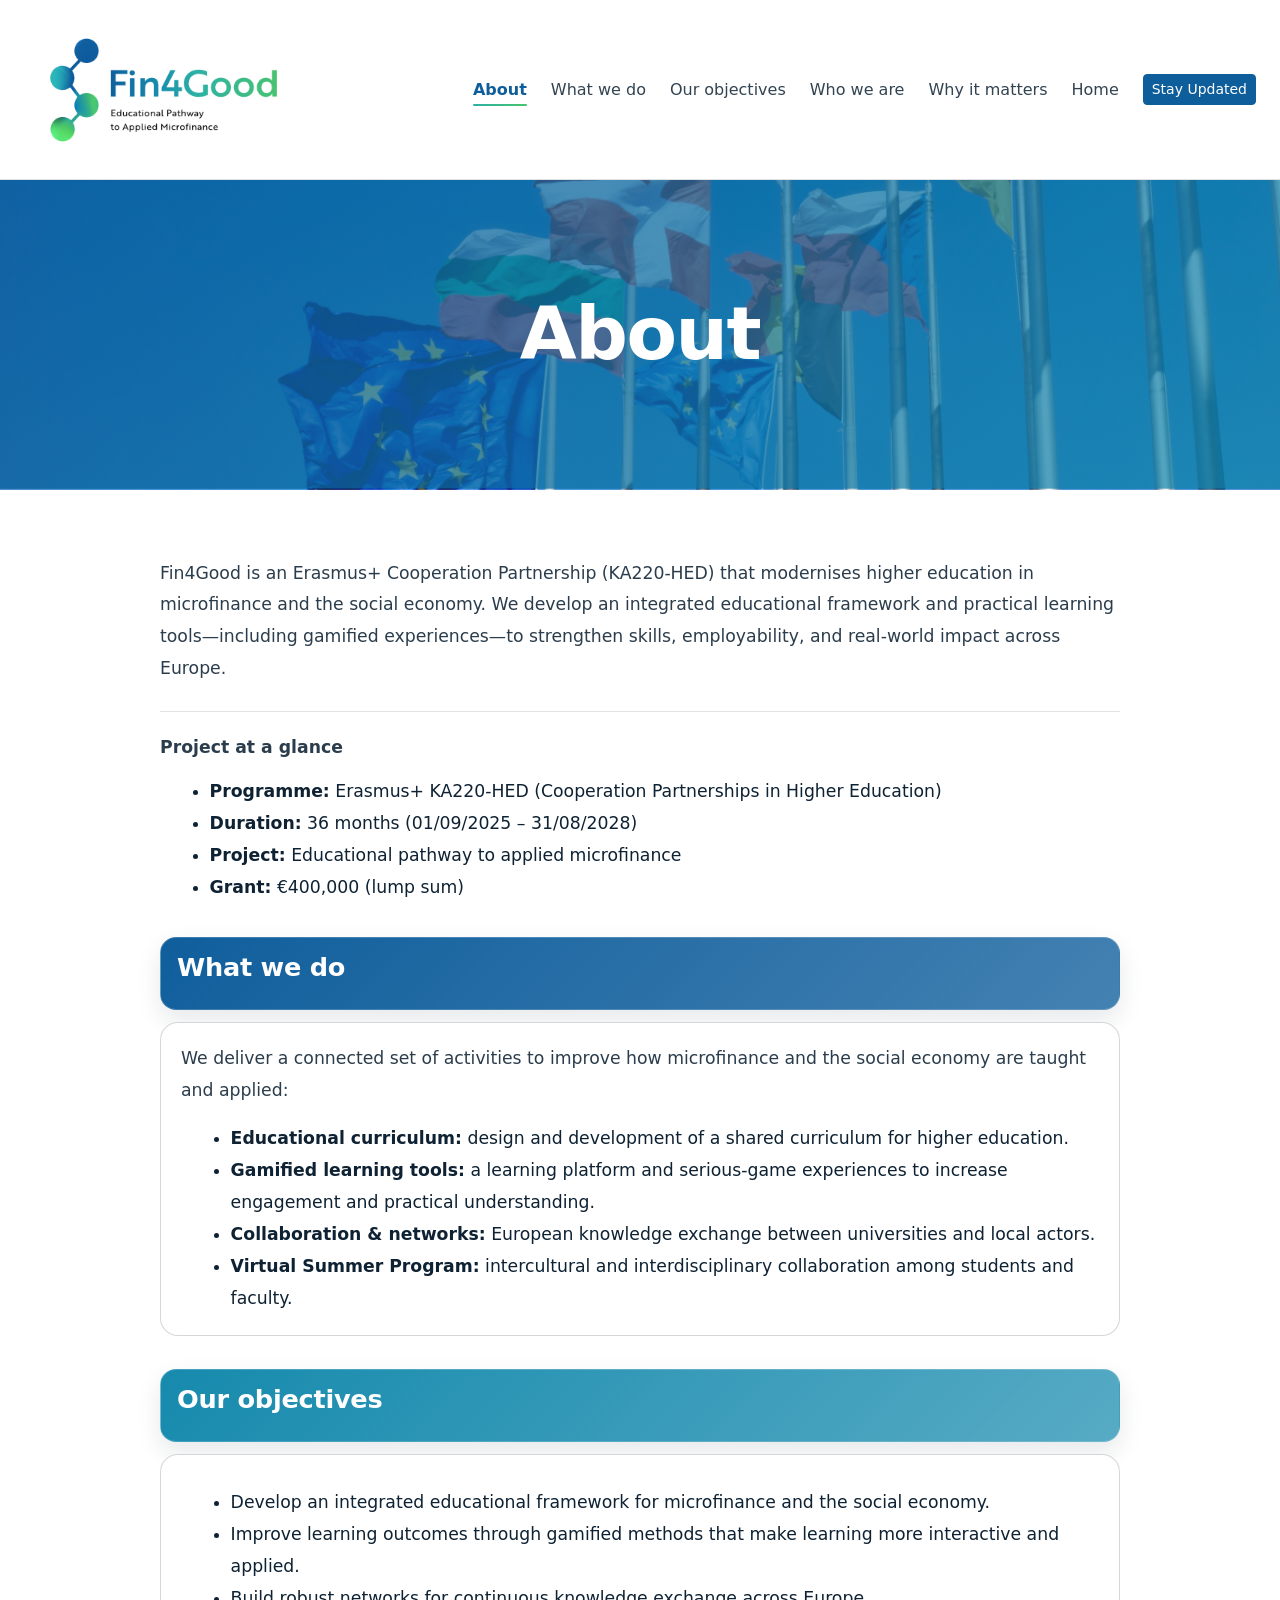
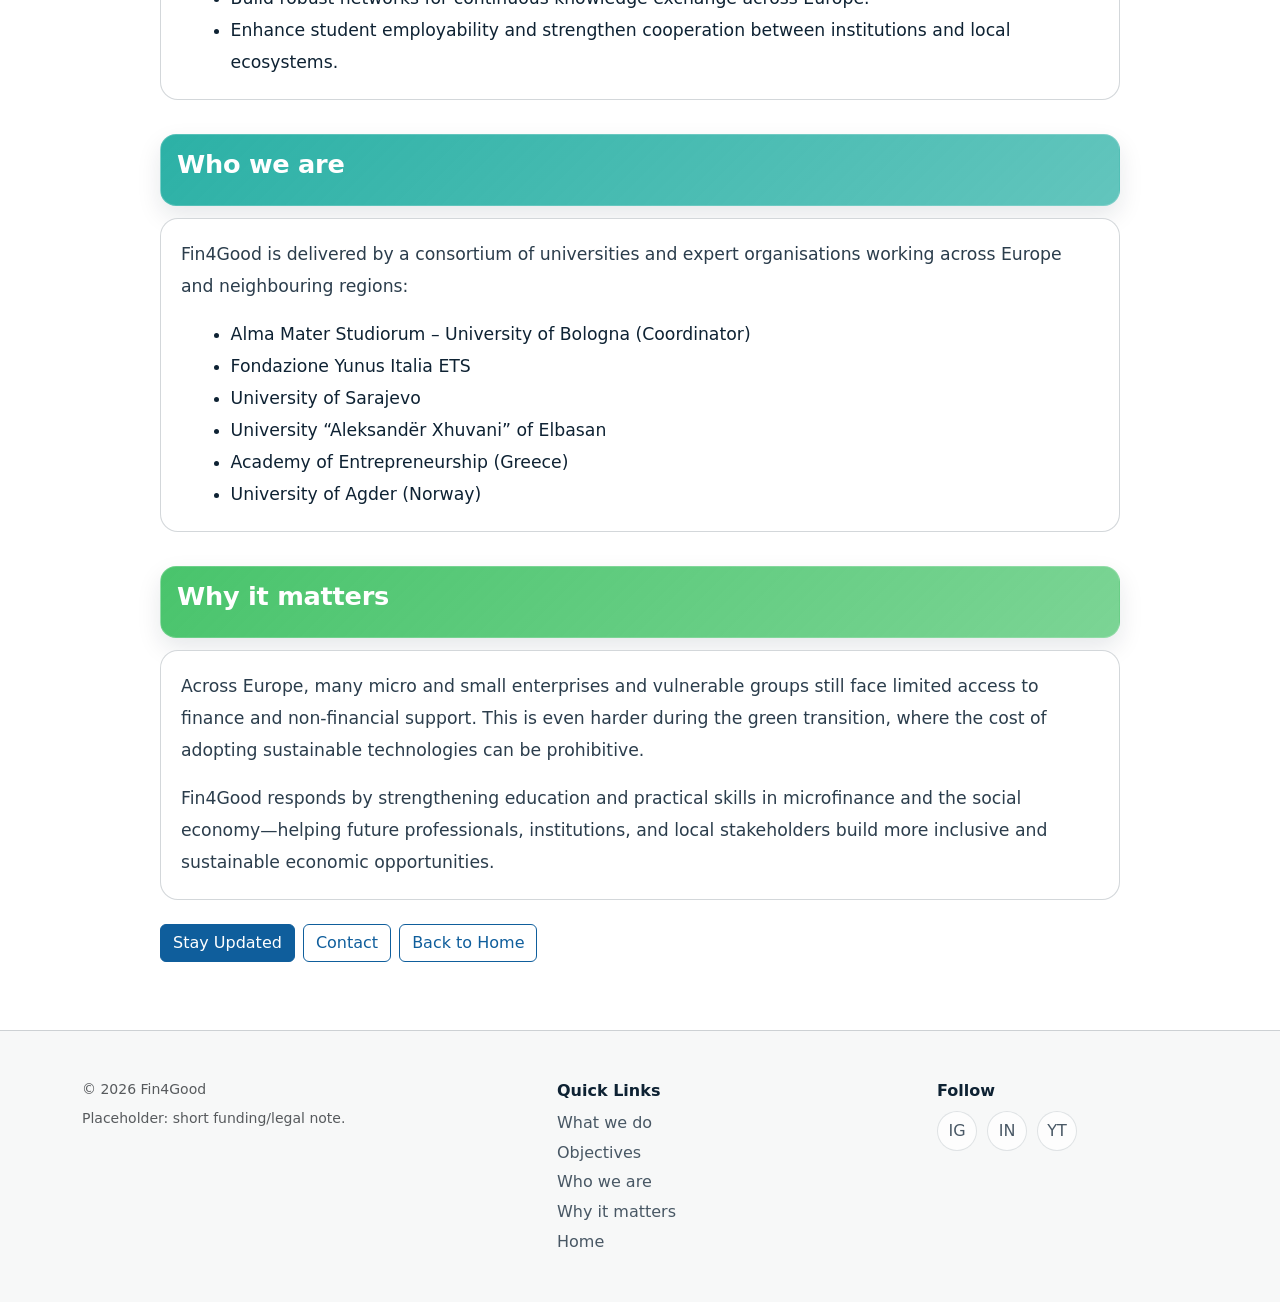
<file: about.html>
<!doctype html>
<html lang="en">
<head>
  <meta charset="utf-8" />
  <meta name="viewport" content="width=device-width, initial-scale=1" />
  <title>Fin4Good — About</title>

  <!-- Bootstrap CSS -->
  <link href="https://cdn.jsdelivr.net/npm/bootstrap@5.3.3/dist/css/bootstrap.min.css" rel="stylesheet">
  <!-- Your CSS -->
  <link rel="stylesheet" href="css/style.css">
</head>

<body>
  <div id="top"></div>

  <!-- NAVBAR -->
  <nav class="navbar navbar-expand-lg bg-white border-bottom sticky-top" data-bs-theme="light">
    <div class="container-fluid px-3 px-lg-4">
      <a class="navbar-brand brand" href="index.html#top" aria-label="Fin4Good home">
        <span class="brand-box">
          <img src="assets/logo_png.png" alt="Fin4Good logo" class="brand-logo">
        </span>
      </a>

      <button class="navbar-toggler" type="button" data-bs-toggle="collapse" data-bs-target="#mainNav"
        aria-controls="mainNav" aria-expanded="false" aria-label="Toggle navigation">
        <span class="navbar-toggler-icon"></span>
      </button>

      <div class="collapse navbar-collapse" id="mainNav">
        <ul class="navbar-nav ms-auto align-items-lg-center gap-lg-2">
          <li class="nav-item"><a class="nav-link is-active" href="about.html">About</a></li>
          <li class="nav-item"><a class="nav-link" href="#what">What we do</a></li>
          <li class="nav-item"><a class="nav-link" href="#objectives">Our objectives</a></li>
          <li class="nav-item"><a class="nav-link" href="#who">Who we are</a></li>
          <li class="nav-item"><a class="nav-link" href="#why">Why it matters</a></li>
          <li class="nav-item"><a class="nav-link" href="index.html">Home</a></li>

          <li class="nav-item ms-lg-2">
            <a class="btn btn-primary btn-sm" href="index.html#newsletter">Stay Updated</a>
          </li>
        </ul>
      </div>
    </div>
  </nav>

  <!-- BANNER -->
  <header class="about-banner">
    <div class="container">
      <h1 class="about-banner__title">About</h1>
    </div>
  </header>

  <!-- CONTENT -->
  <main class="about-content py-6 section-white">
    <div class="container">
      <div class="about-wrap">

        <!-- Intro text -->
        <p class="about-lead">
          Fin4Good is an Erasmus+ Cooperation Partnership (KA220-HED) that modernises higher education in microfinance and
          the social economy. We develop an integrated educational framework and practical learning tools—including gamified
          experiences—to strengthen skills, employability, and real-world impact across Europe.
        </p>

        <!-- Project at a glance -->
        <div class="about-block">
          <p class="mb-2"><strong>Project at a glance</strong></p>
          <ul class="about-list">
            <li><strong>Programme:</strong> Erasmus+ KA220-HED (Cooperation Partnerships in Higher Education)</li>
            <li><strong>Duration:</strong> 36 months (01/09/2025 – 31/08/2028)</li>
            <li><strong>Project:</strong> Educational pathway to applied microfinance</li>
            <li><strong>Grant:</strong> €400,000 (lump sum)</li>
          </ul>
        </div>

        <!-- Sections -->

        <!-- WHAT WE DO -->
        <section id="what" class="about-section">
          <div class="about-mini about-mini--deep">
            <h2 class="about-mini__title">What we do</h2>
          </div>

          <div class="about-panel">
            <p class="mb-3">
              We deliver a connected set of activities to improve how microfinance and the social economy are taught and applied:
            </p>
            <ul class="about-list mb-0">
              <li><strong>Educational curriculum:</strong> design and development of a shared curriculum for higher education.</li>
              <li><strong>Gamified learning tools:</strong> a learning platform and serious-game experiences to increase engagement and practical understanding.</li>
              <li><strong>Collaboration & networks:</strong> European knowledge exchange between universities and local actors.</li>
              <li><strong>Virtual Summer Program:</strong> intercultural and interdisciplinary collaboration among students and faculty.</li>
            </ul>
          </div>
        </section>

        <!-- OBJECTIVES -->
        <section id="objectives" class="about-section">
          <div class="about-mini about-mini--real">
            <h2 class="about-mini__title">Our objectives</h2>
          </div>

          <div class="about-panel">
            <ul class="about-list mb-0">
              <li>Develop an integrated educational framework for microfinance and the social economy.</li>
              <li>Improve learning outcomes through gamified methods that make learning more interactive and applied.</li>
              <li>Build robust networks for continuous knowledge exchange across Europe.</li>
              <li>Enhance student employability and strengthen cooperation between institutions and local ecosystems.</li>
            </ul>
          </div>
        </section>

        <!-- WHO WE ARE -->
        <section id="who" class="about-section">
          <div class="about-mini about-mini--teal">
            <h2 class="about-mini__title">Who we are</h2>
          </div>

          <div class="about-panel">
            <p class="mb-3">
              Fin4Good is delivered by a consortium of universities and expert organisations working across Europe and neighbouring regions:
            </p>

            <ul class="about-list mb-0">
              <li>Alma Mater Studiorum – University of Bologna (Coordinator)</li>
              <li>Fondazione Yunus Italia ETS</li>
              <li>University of Sarajevo</li>
              <li>University “Aleksandër Xhuvani” of Elbasan</li>
              <li>Academy of Entrepreneurship (Greece)</li>
              <li>University of Agder (Norway)</li>
            </ul>
          </div>
        </section>

        <!-- WHY IT MATTERS -->
        <section id="why" class="about-section">
          <div class="about-mini about-mini--green">
            <h2 class="about-mini__title">Why it matters</h2>
          </div>

          <div class="about-panel">
            <p class="mb-3">
              Across Europe, many micro and small enterprises and vulnerable groups still face limited access to finance and non-financial support.
              This is even harder during the green transition, where the cost of adopting sustainable technologies can be prohibitive.
            </p>
            <p class="mb-0">
              Fin4Good responds by strengthening education and practical skills in microfinance and the social economy—helping future professionals,
              institutions, and local stakeholders build more inclusive and sustainable economic opportunities.
            </p>
          </div>
        </section>

        <div class="mt-4 d-flex gap-2 flex-wrap">
          <a class="btn btn-primary" href="index.html#newsletter">Stay Updated</a>
          <a class="btn btn-outline-primary" href="index.html#contact">Contact</a>
          <a class="btn btn-outline-primary" href="index.html">Back to Home</a>
        </div>

      </div>
    </div>
  </main>

  <footer class="footer py-5 border-top">
    <div class="container">
      <div class="row g-4 align-items-start">
        <div class="col-lg-5">
          <div class="text-muted small">© <span id="year"></span> Fin4Good</div>
          <div class="text-muted small mt-2">Placeholder: short funding/legal note.</div>
        </div>

        <div class="col-lg-4">
          <div class="footer-title">Quick Links</div>
          <div class="footer-links">
            <a href="#what">What we do</a>
            <a href="#objectives">Objectives</a>
            <a href="#who">Who we are</a>
            <a href="#why">Why it matters</a>
            <a href="index.html">Home</a>
          </div>
        </div>

        <div class="col-lg-3">
          <div class="footer-title">Follow</div>
          <div class="footer-social">
            <a href="#" aria-label="Instagram">IG</a>
            <a href="#" aria-label="LinkedIn">IN</a>
            <a href="#" aria-label="YouTube">YT</a>
          </div>
        </div>
      </div>
    </div>
  </footer>

  <script src="https://cdn.jsdelivr.net/npm/bootstrap@5.3.3/dist/js/bootstrap.bundle.min.js"></script>
  <script>document.getElementById("year").textContent = new Date().getFullYear();</script>
</body>
</html>
</file>
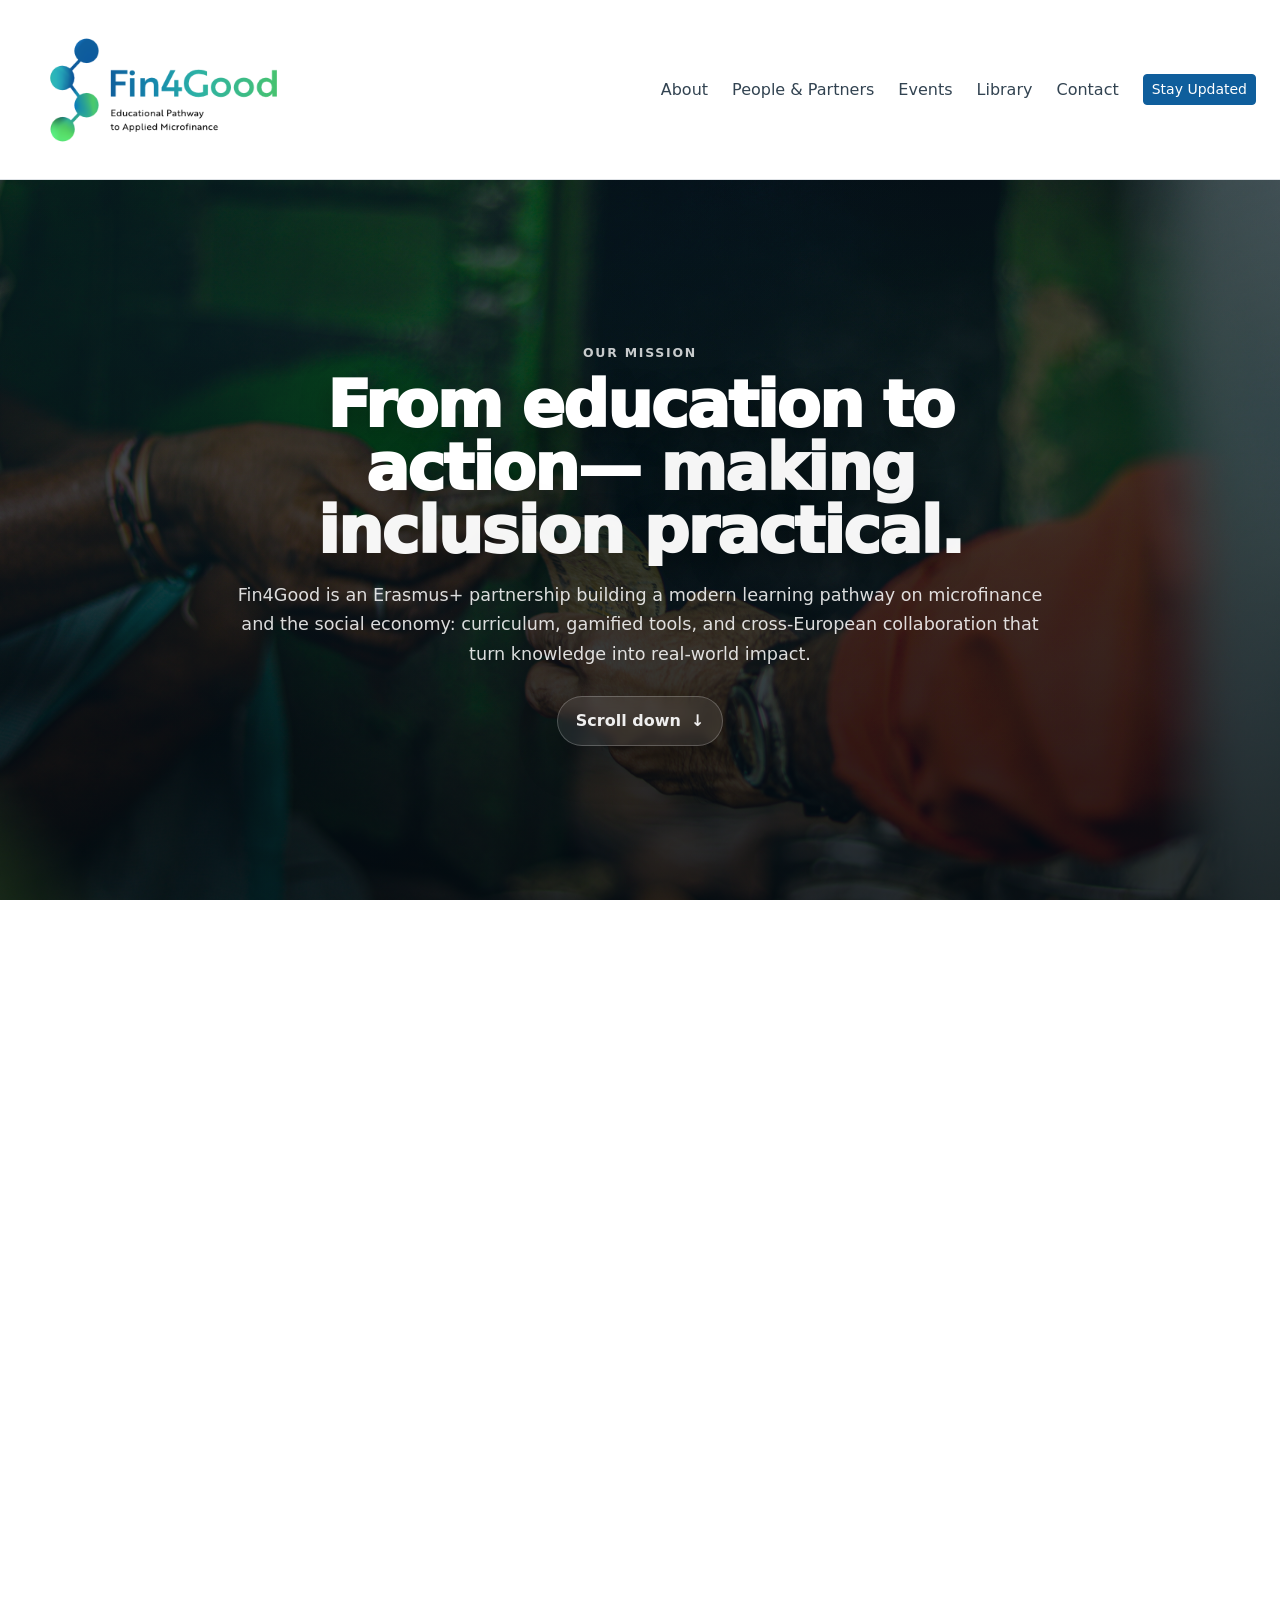
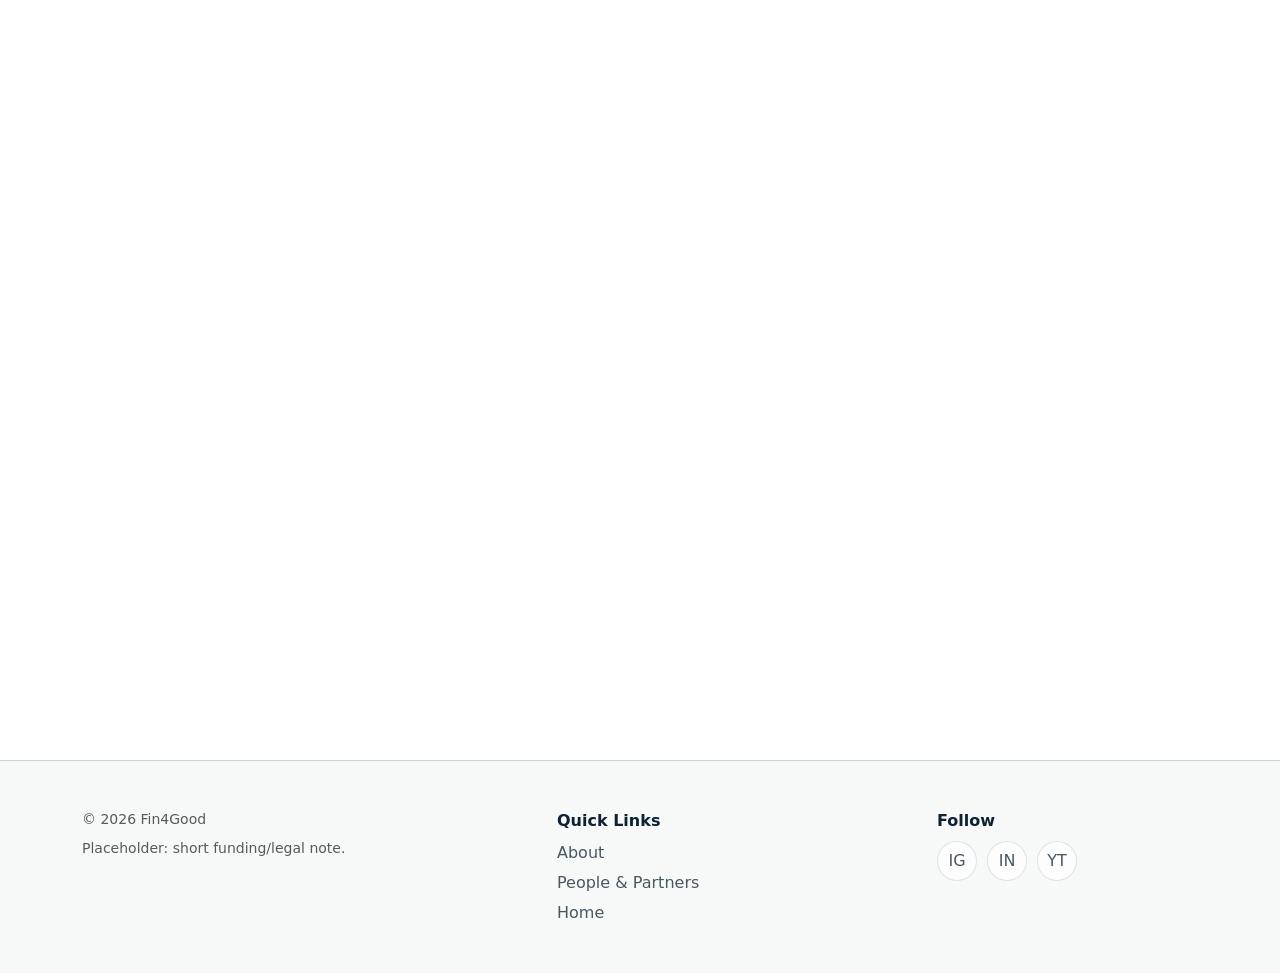
<file: mission.html>
<!doctype html>
<html lang="en">
<head>
  <meta charset="utf-8" />
  <meta name="viewport" content="width=device-width, initial-scale=1" />
  <title>Fin4Good — Our Mission</title>

  <link href="https://cdn.jsdelivr.net/npm/bootstrap@5.3.3/dist/css/bootstrap.min.css" rel="stylesheet">
  <link rel="stylesheet" href="css/style.css">
</head>

<body>
  <!-- NAVBAR (same as others) -->
  <nav class="navbar navbar-expand-lg bg-white border-bottom sticky-top" data-bs-theme="light">
    <div class="container-fluid px-3 px-lg-4">
      <a class="navbar-brand brand" href="index.html#top" aria-label="Fin4Good home">
        <span class="brand-box">
          <img src="assets/logo_png.png" alt="Fin4Good logo" class="brand-logo">
        </span>
      </a>

      <button class="navbar-toggler" type="button" data-bs-toggle="collapse" data-bs-target="#mainNav"
        aria-controls="mainNav" aria-expanded="false" aria-label="Toggle navigation">
        <span class="navbar-toggler-icon"></span>
      </button>

      <div class="collapse navbar-collapse" id="mainNav">
        <ul class="navbar-nav ms-auto align-items-lg-center gap-lg-2">
          <li class="nav-item"><a class="nav-link" href="about.html">About</a></li>
          <li class="nav-item"><a class="nav-link" href="partners.html">People & Partners</a></li>
          <li class="nav-item"><a class="nav-link" href="index.html#events">Events</a></li>
          <li class="nav-item"><a class="nav-link" href="index.html#library">Library</a></li>
          <li class="nav-item"><a class="nav-link" href="index.html#contact">Contact</a></li>

          <li class="nav-item ms-lg-2">
            <a class="btn btn-primary btn-sm" href="index.html#newsletter">Stay Updated</a>
          </li>
        </ul>
      </div>
    </div>
  </nav>

  <!-- BANNER (reuse partners banner style for consistency) -->
<header class="mission-hero mission-hero--stage" id="top">
  <img class="mission-hero__bg" src="assets/swastik-arora-Tg2mSBfNem8-unsplash.jpg" alt="" aria-hidden="true">
  <div class="mission-hero__overlay" aria-hidden="true"></div>

  <div class="container mission-hero__inner">
    <div class="mission-hero__eyebrow">OUR MISSION</div>

    <h1 class="mission-hero__title">
      From education to action—
      <span class="mission-hero__accent">making inclusion practical.</span>
    </h1>

    <p class="mission-hero__lead">
      Fin4Good is an Erasmus+ partnership building a modern learning pathway on microfinance and the social economy:
      curriculum, gamified tools, and cross-European collaboration that turn knowledge into real-world impact.
    </p>

    <a class="mission-scroll" href="#mission-content" aria-label="Scroll down to mission content">
      Scroll down <span aria-hidden="true">↓</span>
    </a>
  </div>
</header>




<!-- CONTENT -->
<main id="mission-content" class="mission-main section-white mission-after-hero">
  <div class="container">
    <!-- Split layout like the inspiration screenshot -->
    <div class="row g-4 align-items-start mission-split">
      <div class="col-lg-4">
        <div class="mission-side">
          <div class="mission-side__label">OUR MISSION</div>
          <p class="mission-side__hint text-muted mb-0">
            A learning pathway that helps students, educators, and practitioners move from theory to practice.
          </p>
        </div>
      </div>

      <div class="col-lg-8">
        <div class="mission-body">
  <p class="mission-paragraph reveal">
    Fin4Good aims to strengthen microfinance and social economy education by developing an integrated educational
    framework, supported by gamified learning tools and robust European collaboration for knowledge exchange.
  </p>

  <p class="mission-paragraph reveal">
    In practice, this means a structured curriculum, a gamified platform and serious game that make learning more
    engaging and applied, and a “network of networks” that connects universities and external organisations—also
    through a Virtual Summer Program for intercultural collaboration.
  </p>

  <h2 class="mission-h2 reveal">Opportunity, dignity, and measurable impact</h2>

  <p class="mission-paragraph reveal">
    Inspired by the Yunus culture of social business and the microcredit movement, we treat finance as a tool:
    not just to fund ideas, but to widen access, build resilience, and create pathways out of exclusion.
  </p>

  <hr class="mission-divider reveal">

  <h2 class="mission-h2 reveal">What is microfinance?</h2>

  <p class="mission-paragraph reveal">
    Microfinance provides accessible financial services—often small loans and practical support—to people and
    micro-enterprises who are excluded from traditional banking. Done well, it helps individuals start, sustain,
    and grow real economic activity within their communities.
  </p>

  <h2 class="mission-h2 reveal">Why is it so important?</h2>

  <p class="mission-paragraph reveal">
    Microfinance can widen financial inclusion by creating ethical access to capital and financial education,
    especially for those facing structural barriers. This is the spirit behind a Grameen-inspired approach:
    trust, community, and practical solutions that put people first.
  </p>

  <hr class="mission-divider reveal">

  <h2 class="mission-h2 reveal">From learning to real-world practice</h2>

  <h3 class="mission-h3 reveal">Curriculum</h3>
  <p class="mission-paragraph reveal">
    A structured learning journey on microfinance and the social economy—designed for employability, critical
    thinking, and practical application across real cases.
  </p>

  <h3 class="mission-h3 reveal">Gamified learning</h3>
  <p class="mission-paragraph reveal">
    A platform and serious game that boost engagement and help learners apply theory in realistic, decision-based
    scenarios—where impact, ethics, and sustainability matter.
  </p>

  <h3 class="mission-h3 reveal">Networks</h3>
  <p class="mission-paragraph mb-0 reveal">
    A European “network of networks” plus a Virtual Summer Program to share methods, cases, and perspectives
    across borders—connecting universities with external organisations and practitioners.
  </p>
</div>
      </div>
    </div>

    <!-- CTA -->
    <div class="mission-cta mt-5">
      <a class="btn btn-outline-primary" href="index.html">Back to Home</a>
      <a class="btn btn-primary" href="partners.html">Meet the partners</a>
      <a class="btn btn-outline-primary" href="index.html#newsletter">Stay Updated</a>
    </div>
  </div>
</main>


  <footer class="footer py-5 border-top">
    <div class="container">
      <div class="row g-4 align-items-start">
        <div class="col-lg-5">
          <div class="text-muted small">© <span id="year"></span> Fin4Good</div>
          <div class="text-muted small mt-2">Placeholder: short funding/legal note.</div>
        </div>

        <div class="col-lg-4">
          <div class="footer-title">Quick Links</div>
          <div class="footer-links">
            <a href="about.html">About</a>
            <a href="partners.html">People & Partners</a>
            <a href="index.html">Home</a>
          </div>
        </div>

        <div class="col-lg-3">
          <div class="footer-title">Follow</div>
          <div class="footer-social">
            <a href="#" aria-label="Instagram">IG</a>
            <a href="#" aria-label="LinkedIn">IN</a>
            <a href="#" aria-label="YouTube">YT</a>
          </div>
        </div>
      </div>
    </div>
  </footer>

  <script src="https://cdn.jsdelivr.net/npm/bootstrap@5.3.3/dist/js/bootstrap.bundle.min.js"></script>
  <script>document.getElementById("year").textContent = new Date().getFullYear();</script>
<script>
  // --- store navbar height in CSS variable (so fixed hero starts under navbar) ---
  const nav = document.querySelector('.navbar');
  function setNavHeight(){
    const h = nav ? nav.offsetHeight : 72;
    document.documentElement.style.setProperty('--nav-h', h + 'px');
  }
  setNavHeight();
  window.addEventListener('resize', setNavHeight);

  // --- hero disappears while scrolling ---
  const hero = document.querySelector('.mission-hero--stage');
  function onScroll(){
    const y = window.scrollY;
    const fadeDist = window.innerHeight * 0.75;
    const p = Math.min(1, y / fadeDist);

    if (hero){
      hero.style.opacity = String(1 - p);
      hero.style.transform = `translateY(${ -p * 18 }px)`;
      hero.style.pointerEvents = (p > 0.98) ? 'none' : '';
    }

    // when we scroll enough, content becomes visible
    document.body.classList.toggle('hero-past', p > 0.25);
  }
  window.addEventListener('scroll', onScroll, { passive: true });
  onScroll();

  // --- reveal content items (your previous effect) ---
  const revealEls = document.querySelectorAll('.mission-main .reveal');
  const io = new IntersectionObserver((entries) => {
    entries.forEach(entry => {
      if (entry.isIntersecting) {
        entry.target.classList.add('is-visible');
        io.unobserve(entry.target);
      }
    });
  }, { threshold: 0.12 });

  revealEls.forEach(el => io.observe(el));
</script>


</body>
</html>
</file>
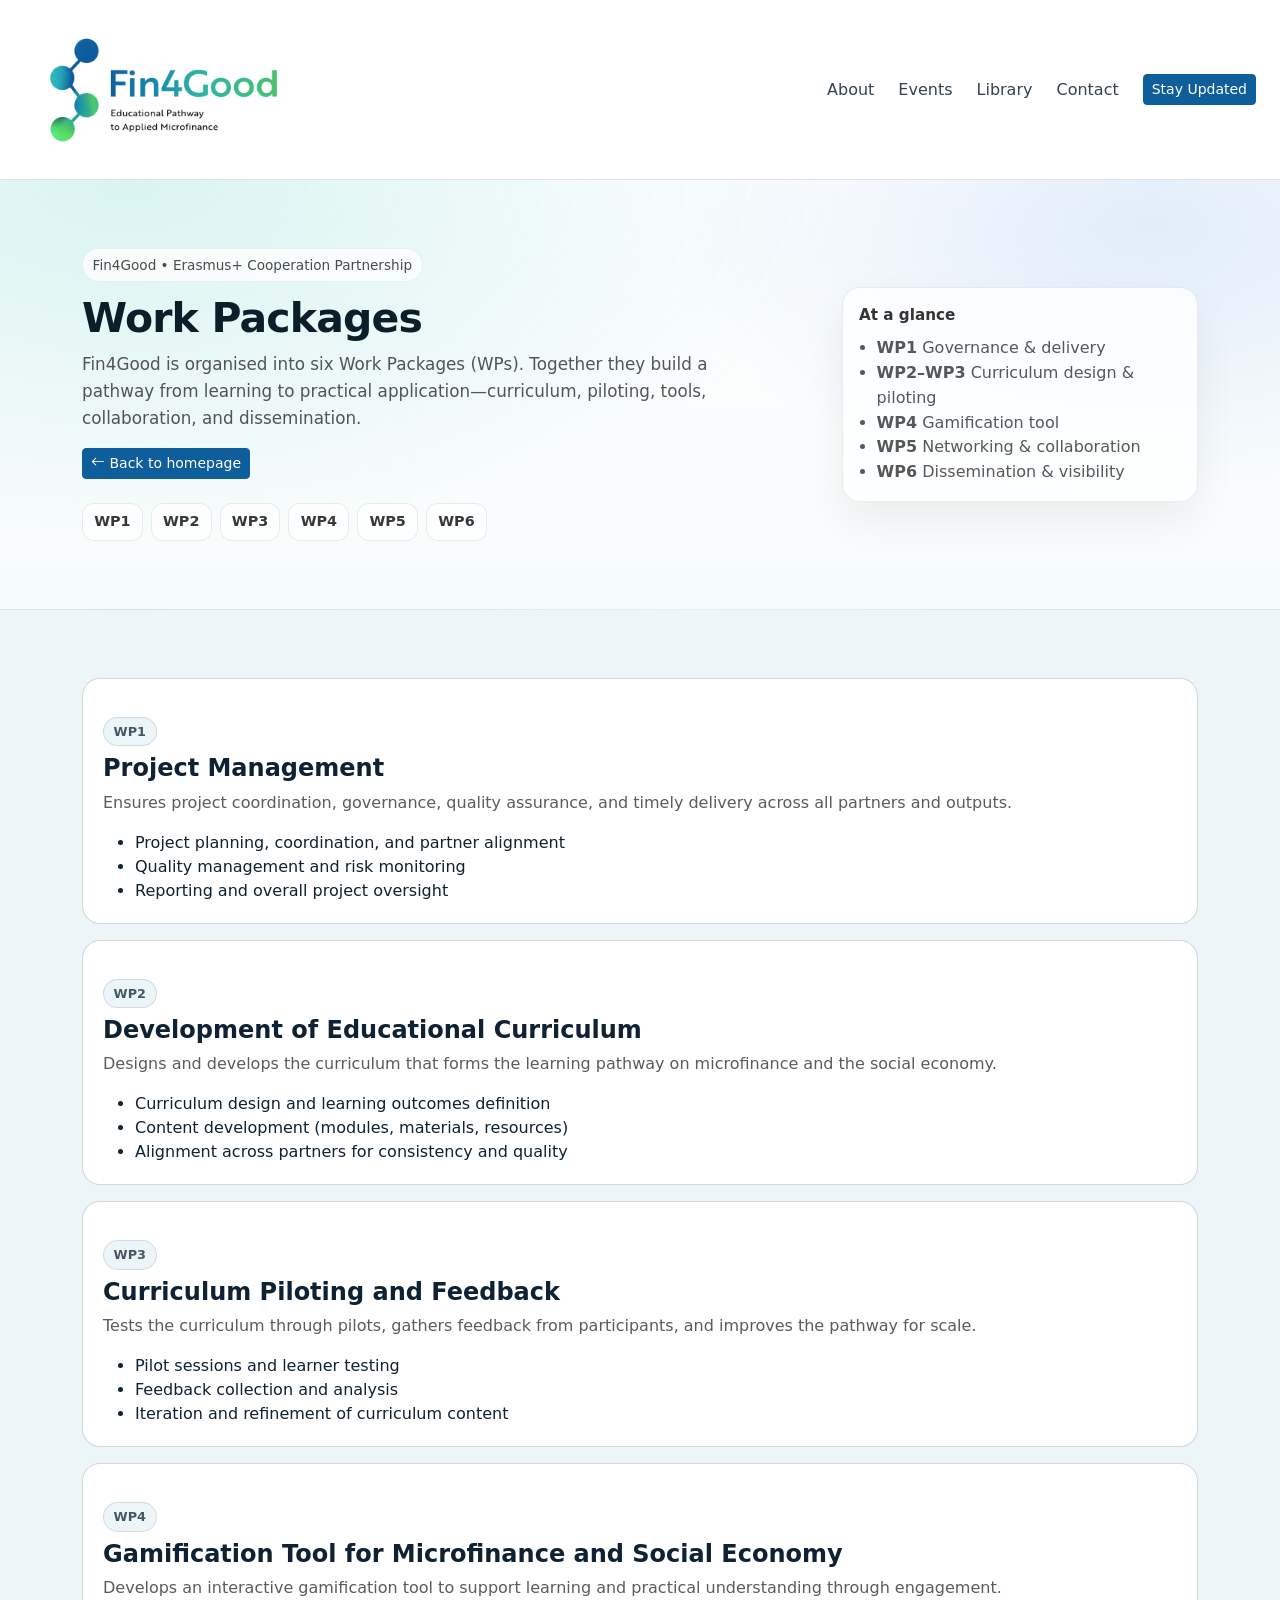
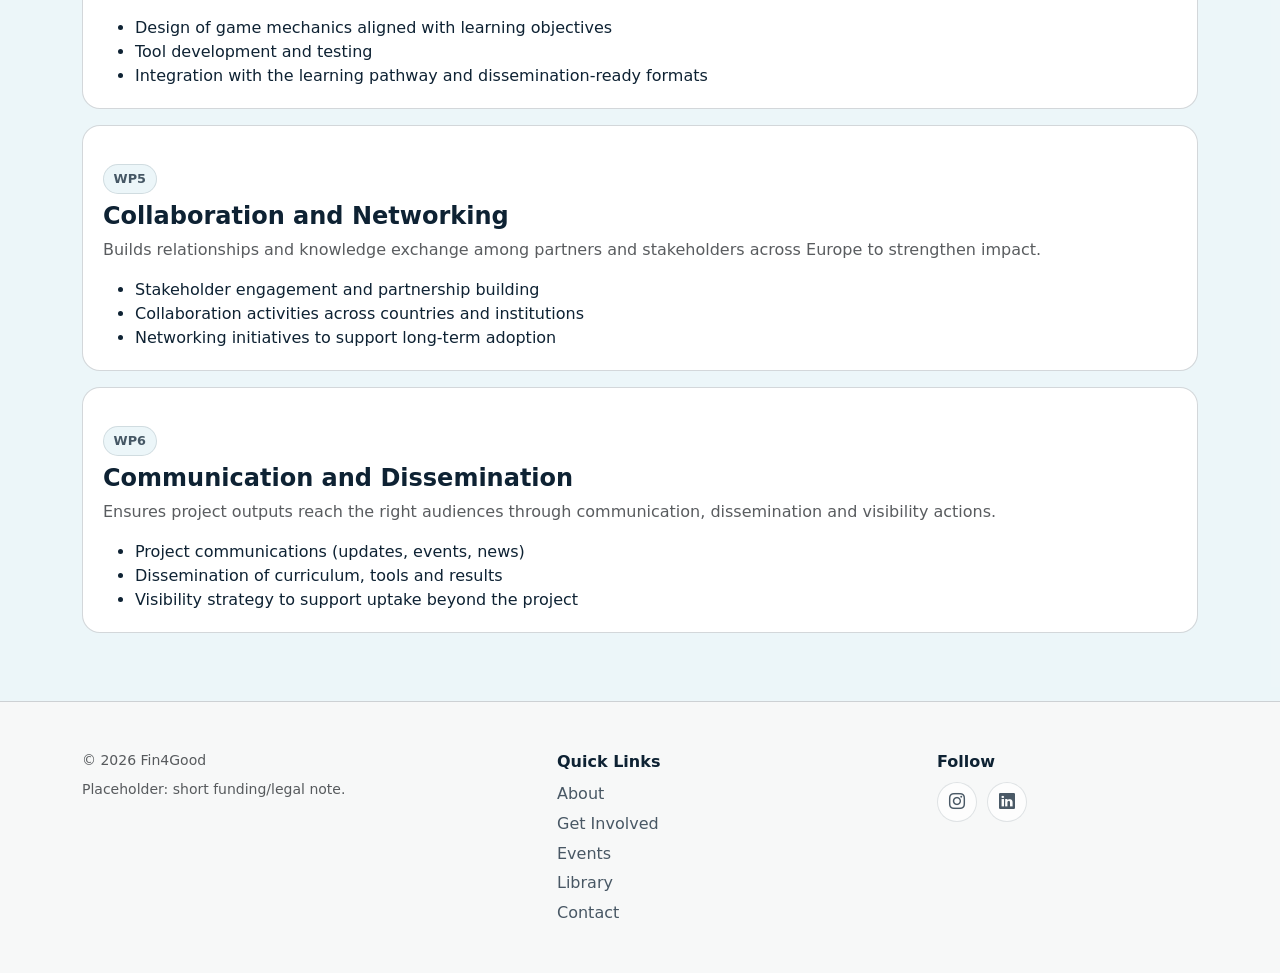
<file: work-packages.html>
<!doctype html>
<html lang="en">
<head>
  <meta charset="utf-8" />
  <meta name="viewport" content="width=device-width, initial-scale=1" />
  <title>Fin4Good • Work Packages</title>

  <link href="https://cdn.jsdelivr.net/npm/bootstrap@5.3.3/dist/css/bootstrap.min.css" rel="stylesheet">
  <link rel="stylesheet" href="https://cdn.jsdelivr.net/npm/bootstrap-icons@1.11.3/font/bootstrap-icons.min.css">
  <link rel="stylesheet" href="css/style.css">
</head>

<body>
  <div id="top"></div>

  <!-- NAVBAR (same as home) -->
  <nav class="navbar navbar-expand-lg bg-white border-bottom sticky-top" data-bs-theme="light">
    <div class="container-fluid px-3 px-lg-4">
      <a class="navbar-brand brand" href="index.html#top" aria-label="Fin4Good home">
        <span class="brand-box">
          <img src="assets/logo_png.png" alt="Fin4Good logo" class="brand-logo">
        </span>
      </a>

      <button class="navbar-toggler" type="button" data-bs-toggle="collapse" data-bs-target="#mainNav"
        aria-controls="mainNav" aria-expanded="false" aria-label="Toggle navigation">
        <span class="navbar-toggler-icon"></span>
      </button>

      <div class="collapse navbar-collapse" id="mainNav">
        <ul class="navbar-nav ms-auto align-items-lg-center gap-lg-2">
          <li class="nav-item"><a class="nav-link" href="about.html">About</a></li>
          <li class="nav-item"><a class="nav-link" href="index.html#events">Events</a></li>
          <li class="nav-item"><a class="nav-link" href="index.html#library">Library</a></li>
          <li class="nav-item"><a class="nav-link" href="index.html#contact">Contact</a></li>
          <li class="nav-item ms-lg-2">
            <a class="btn btn-primary btn-sm" href="index.html#newsletter">Stay Updated</a>
          </li>
        </ul>
      </div>
    </div>
  </nav>

  <main>
    <!-- Header -->
    <!-- HERO: Work Packages -->
<section class="wp-hero">
  <div class="container py-6">
    <div class="row align-items-center g-4">
      <div class="col-lg-8">
        <div class="wp-hero__kicker">
          Fin4Good • Erasmus+ Cooperation Partnership
        </div>

        <h1 class="wp-hero__title">Work Packages</h1>

        <p class="wp-hero__lead">
          Fin4Good is organised into six Work Packages (WPs). Together they build a pathway from learning to practical
          application—curriculum, piloting, tools, collaboration, and dissemination.
        </p>

        <div class="d-flex flex-wrap gap-2 mt-3">
  <a class="btn btn-primary btn-sm" href="index.html#what-we-do">
    <i class="bi bi-arrow-left"></i> Back to homepage
  </a>
</div>


        <!-- Quick jump chips -->
        <div class="wp-hero__chips mt-4">
          <a class="wp-chip" href="#wp1">WP1</a>
          <a class="wp-chip" href="#wp2">WP2</a>
          <a class="wp-chip" href="#wp3">WP3</a>
          <a class="wp-chip" href="#wp4">WP4</a>
          <a class="wp-chip" href="#wp5">WP5</a>
          <a class="wp-chip" href="#wp6">WP6</a>
        </div>
      </div>

      <!-- Right-side “visual” card -->
      <div class="col-lg-4">
        <div class="wp-hero__panel">
          <div class="wp-hero__panel-title">At a glance</div>
          <ul class="wp-hero__panel-list mb-0">
            <li><strong>WP1</strong> Governance & delivery</li>
            <li><strong>WP2–WP3</strong> Curriculum design & piloting</li>
            <li><strong>WP4</strong> Gamification tool</li>
            <li><strong>WP5</strong> Networking & collaboration</li>
            <li><strong>WP6</strong> Dissemination & visibility</li>
          </ul>
        </div>
      </div>
    </div>
  </div>
</section>


    <!-- WP Sections -->
    <section class="py-6 section-soft">
      <div class="container">

        <!-- WP1 -->
        <div id="wp1" class="content-card mb-3">
          <div class="pill">WP1</div>
          <h2 class="h4 fw-bold mt-2 mb-2">Project Management</h2>
          <p class="text-muted mb-3">
            Ensures project coordination, governance, quality assurance, and timely delivery across all partners and outputs.
          </p>
          <ul class="mb-0">
            <li>Project planning, coordination, and partner alignment</li>
            <li>Quality management and risk monitoring</li>
            <li>Reporting and overall project oversight</li>
          </ul>
        </div>

        <!-- WP2 -->
        <div id="wp2" class="content-card mb-3">
          <div class="pill">WP2</div>
          <h2 class="h4 fw-bold mt-2 mb-2">Development of Educational Curriculum</h2>
          <p class="text-muted mb-3">
            Designs and develops the curriculum that forms the learning pathway on microfinance and the social economy.
          </p>
          <ul class="mb-0">
            <li>Curriculum design and learning outcomes definition</li>
            <li>Content development (modules, materials, resources)</li>
            <li>Alignment across partners for consistency and quality</li>
          </ul>
        </div>

        <!-- WP3 -->
        <div id="wp3" class="content-card mb-3">
          <div class="pill">WP3</div>
          <h2 class="h4 fw-bold mt-2 mb-2">Curriculum Piloting and Feedback</h2>
          <p class="text-muted mb-3">
            Tests the curriculum through pilots, gathers feedback from participants, and improves the pathway for scale.
          </p>
          <ul class="mb-0">
            <li>Pilot sessions and learner testing</li>
            <li>Feedback collection and analysis</li>
            <li>Iteration and refinement of curriculum content</li>
          </ul>
        </div>

        <!-- WP4 -->
        <div id="wp4" class="content-card mb-3">
          <div class="pill">WP4</div>
          <h2 class="h4 fw-bold mt-2 mb-2">Gamification Tool for Microfinance and Social Economy</h2>
          <p class="text-muted mb-3">
            Develops an interactive gamification tool to support learning and practical understanding through engagement.
          </p>
          <ul class="mb-0">
            <li>Design of game mechanics aligned with learning objectives</li>
            <li>Tool development and testing</li>
            <li>Integration with the learning pathway and dissemination-ready formats</li>
          </ul>
        </div>

        <!-- WP5 -->
        <div id="wp5" class="content-card mb-3">
          <div class="pill">WP5</div>
          <h2 class="h4 fw-bold mt-2 mb-2">Collaboration and Networking</h2>
          <p class="text-muted mb-3">
            Builds relationships and knowledge exchange among partners and stakeholders across Europe to strengthen impact.
          </p>
          <ul class="mb-0">
            <li>Stakeholder engagement and partnership building</li>
            <li>Collaboration activities across countries and institutions</li>
            <li>Networking initiatives to support long-term adoption</li>
          </ul>
        </div>

        <!-- WP6 -->
        <div id="wp6" class="content-card">
          <div class="pill">WP6</div>
          <h2 class="h4 fw-bold mt-2 mb-2">Communication and Dissemination</h2>
          <p class="text-muted mb-3">
            Ensures project outputs reach the right audiences through communication, dissemination and visibility actions.
          </p>
          <ul class="mb-0">
            <li>Project communications (updates, events, news)</li>
            <li>Dissemination of curriculum, tools and results</li>
            <li>Visibility strategy to support uptake beyond the project</li>
          </ul>
        </div>

      </div>
    </section>
  </main>

  <footer class="footer py-5 border-top">
    <div class="container">
      <div class="row g-4 align-items-start">
        <div class="col-lg-5">
          <div class="text-muted small">© <span id="year"></span> Fin4Good</div>
          <div class="text-muted small mt-2">
            Placeholder: short funding/legal note.
          </div>
        </div>

        <div class="col-lg-4">
          <div class="footer-title">Quick Links</div>
          <div class="footer-links">
            <a href="about.html">About</a>
            <a href="index.html#newsletter">Get Involved</a>
            <a href="index.html#events">Events</a>
            <a href="index.html#library">Library</a>
            <a href="index.html#contact">Contact</a>
          </div>
        </div>

        <div class="col-lg-3">
          <div class="footer-title">Follow</div>
          <div class="footer-social">
            <a href="https://instagram.com/TUO_PROFILO" target="_blank" rel="noopener" aria-label="Instagram">
              <i class="bi bi-instagram" aria-hidden="true"></i>
            </a>
            <a href="https://www.linkedin.com/showcase/109686167/admin/dashboard/" target="_blank" rel="noopener" aria-label="LinkedIn">
              <i class="bi bi-linkedin" aria-hidden="true"></i>
            </a>
          </div>
        </div>
      </div>
    </div>
  </footer>

  <script src="https://cdn.jsdelivr.net/npm/bootstrap@5.3.3/dist/js/bootstrap.bundle.min.js"></script>
  <script>document.getElementById("year").textContent = new Date().getFullYear();</script>
</body>
</html>
</file>
<file: css/style.css>
/* -------------------------------------------------------
   Fin4Good — Brand Palette + Bootstrap overrides (cleaned)
   ------------------------------------------------------- */

:root{
  --f4g-deep-blue: #0F5E9C;
  --f4g-real-blue: #168AAD;
  --f4g-teal:      #2CB1A6;
  --f4g-green:     #49C46C;
  --f4g-slate:     #0E2233;
  --f4g-white:     #FFFFFF;

  --bs-primary:   var(--f4g-deep-blue);
  --bs-secondary: var(--f4g-real-blue);
  --bs-info:      var(--f4g-teal);
  --bs-success:   var(--f4g-green);
  --bs-dark:      var(--f4g-slate);

  --bs-body-color: var(--f4g-slate);
  --bs-body-bg:    var(--f4g-white);
  --bs-link-color: var(--f4g-deep-blue);
  --bs-link-hover-color: var(--f4g-real-blue);

  --bs-border-color: rgba(14, 34, 51, 0.18);
  --shadow: 0 18px 50px rgba(14,34,51,.14);
  --shadow-soft: 0 10px 24px rgba(14,34,51,.10);
  --radius: 18px;
}

html { scroll-behavior: smooth; }
section { scroll-margin-top: 96px; }
body { color: var(--f4g-slate); }

.py-6{ padding-top: 4.25rem; padding-bottom: 4.25rem; }

.section-white { background: #fff; }
.section-soft { background: rgba(22, 138, 173, 0.08); }

.bg-light { background-color: rgba(22, 138, 173, 0.08) !important; }

.border { border-color: var(--bs-border-color) !important; }
.rounded-3 { border-radius: 1rem !important; }

:focus-visible {
  outline: 3px solid rgba(44, 177, 166, 0.45);
  outline-offset: 2px;
}

/* Navbar */
.navbar .nav-link { color: rgba(14, 34, 51, 0.85); }
.navbar .nav-link:hover,
.navbar .nav-link:focus { color: var(--f4g-deep-blue); }

.navbar .nav-link.is-active{
  color: var(--f4g-deep-blue) !important;
  position: relative;
  font-weight: 600;
}
.navbar .nav-link.is-active::after{
  content:"";
  position:absolute;
  left: .5rem;
  right: .5rem;
  bottom: .25rem;
  height: 2px;
  background: linear-gradient(90deg, var(--f4g-teal), var(--f4g-green));
  border-radius: 999px;
}

/* Buttons */
.btn-primary{
  --bs-btn-bg: var(--f4g-deep-blue);
  --bs-btn-border-color: var(--f4g-deep-blue);
  --bs-btn-hover-bg: var(--f4g-real-blue);
  --bs-btn-hover-border-color: var(--f4g-real-blue);
  --bs-btn-active-bg: var(--f4g-real-blue);
  --bs-btn-active-border-color: var(--f4g-real-blue);
}
.btn-outline-primary{
  --bs-btn-color: var(--f4g-deep-blue);
  --bs-btn-border-color: var(--f4g-deep-blue);
  --bs-btn-hover-bg: var(--f4g-deep-blue);
  --bs-btn-hover-border-color: var(--f4g-deep-blue);
  --bs-btn-hover-color: #ffffff;
}
.btn-outline-light{
  --bs-btn-color:#fff;
  --bs-btn-border-color:rgba(255,255,255,.7);
  --bs-btn-hover-bg:#fff;
  --bs-btn-hover-color: var(--f4g-slate);
  --bs-btn-hover-border-color:#fff;
}

/* Section header */
.section-head{ margin-bottom: 12px; }
.section-head p{ max-width: 70ch; }

/* Cards base */
.feature-card, .content-card, .metric-card{
  background: #fff;
  border: 1px solid var(--bs-border-color);
  border-radius: var(--radius);
  padding: 1.25rem;
  box-shadow: none;
  transition: transform .18s ease, box-shadow .18s ease, border-color .18s ease;
}
.feature-card:hover, .content-card:hover, .metric-card:hover{
  transform: translateY(-4px);
  box-shadow: var(--shadow-soft);
  border-color: rgba(44,177,166,.45);
}
.feature-card::before, .content-card::before, .metric-card::before{
  content:"";
  display:block;
  height: 4px;
  border-radius: 999px;
  background: transparent;
  margin-bottom: 14px;
  transition: background .18s ease;
}
.feature-card:hover::before, .content-card:hover::before, .metric-card:hover::before{
  background: linear-gradient(90deg, var(--f4g-teal), var(--f4g-green));
}

.pill{
  display:inline-flex;
  align-items:center;
  gap:.35rem;
  padding: .25rem .6rem;
  border-radius: 999px;
  border: 1px solid rgba(14,34,51,.12);
  background: rgba(22,138,173,.08);
  font-size: .8rem;
  font-weight: 600;
  color: rgba(14,34,51,.75);
}

.metric-number{
  font-size: 2rem;
  font-weight: 800;
  color: var(--f4g-deep-blue);
}

/* Hero (COTAF-like but smoother) */
.hero--cotaf{
  position: relative;
  padding: 96px 0 34px 0;
  color: #fff;
  background: radial-gradient(1200px 600px at 15% 20%, rgba(44,177,166,.24), transparent 60%),
              radial-gradient(900px 600px at 85% 30%, rgba(73,196,108,.18), transparent 60%),
              linear-gradient(135deg, rgba(15,94,156,.92), rgba(22,138,173,.78));
  overflow: hidden;
}
.hero--cotaf::before{
  content:"";
  position:absolute;
  inset:0;
  background: linear-gradient(135deg, rgba(15,94,156,.25), rgba(44,177,166,.12));
  pointer-events:none;
}
.hero--cotaf .container{ position: relative; }

.hero-kicker{
  margin: 0 0 .5rem 0;
  opacity: .92;
  font-weight: 600;
}
.hero-title{
  font-weight: 900;
  letter-spacing: -0.02em;
  font-size: clamp(2.1rem, 4vw, 3.2rem);
}
.hero-lead{
  color: rgba(255,255,255,.9);
  max-width: 58ch;
  font-size: 1.05rem;
}

/* =============================
   HERO — Option B (full-bleed image)
   ============================= */

.hero--bg{
  position: relative;
  min-height: calc(100vh - var(--nav-h, 72px));
  display: grid;
  align-items: center;
  padding: 0;
  overflow: hidden;
  color: #fff;
}


/* background image */
.hero-bg{
  position: absolute;
  inset: 0;
  width: 100%;
  height: 100%;
  object-fit: cover;
  transform: scale(1.03);
  filter: saturate(1.05) contrast(1.02);
}

/* dark overlay for contrast */
.hero-overlay{
  position: absolute;
  inset: 0;
  background:
    radial-gradient(900px 420px at 20% 20%, rgba(44,177,166,.18), transparent 60%),
    radial-gradient(900px 420px at 85% 30%, rgba(73,196,108,.14), transparent 62%),
    linear-gradient(180deg, rgba(14,34,51,.55), rgba(14,34,51,.82));
}

.hero-inner{
  position: relative;
  z-index: 1;
  max-width: 980px;
  margin: 0 auto;
  text-align: center;
  padding: 64px 0;
}


/* tweak typography for this hero mode */
.hero--bg .hero-kicker{
  margin: 0 0 14px 0;
  font-weight: 800;
  letter-spacing: .12em;
  text-transform: uppercase;
  font-size: .78rem;
  color: rgba(255,255,255,.82);
}

.hero--bg .hero-title{
  font-weight: 950;
  letter-spacing: -0.03em;
  line-height: 1.02;
  font-size: clamp(2.4rem, 5vw, 4.2rem);
  margin: 0;
}

.hero--bg .hero-lead{
  margin: 18px auto 0 auto;
  max-width: 72ch;
  font-size: 1.12rem;
  line-height: 1.75;
  color: rgba(255,255,255,.88);
}

/* accent in hero title */
.hero-title__accent{
  color: rgba(255,255,255,.96);
}



/* Hero media */
.hero-media{
  border-radius: var(--radius);
  overflow: hidden;
  border: 1px solid rgba(255,255,255,.18);
  box-shadow: 0 22px 60px rgba(14,34,51,.25);
  background: rgba(255,255,255,.06);
  position: relative;
}
.hero-media::after{
  content:"";
  position:absolute;
  inset:0;
  background: linear-gradient(135deg, rgba(15,94,156,.22), rgba(44,177,166,.10));
  pointer-events:none;
}
.hero-img{
  width: 100%;
  height: 420px;
  object-fit: cover;
  display: block;
}
@media (max-width: 991px){
  .hero-img{ height: 260px; }
}

/* Hero tiles */
/* -----------------------------
   Hero bottom panels (COTAF-like)
   ----------------------------- */

.hero-tiles{
  margin-top: 22px;
  border-radius: calc(var(--radius) + 6px);
  overflow: hidden;                 /* makes panels look like one strip */
  box-shadow: 0 18px 50px rgba(14,34,51,.18);
  border: 1px solid rgba(255,255,255,.18);
}

/* Full solid panels */
.tile{
  display: block;
  text-decoration: none;
  color: #fff;
  padding: 34px 34px;
  min-height: 150px;
  transition: transform .18s ease, filter .18s ease;
}

/* Typography like the big COTAF blocks */
.tile-title{
  font-weight: 900;
  font-size: clamp(1.8rem, 2.4vw, 2.4rem);
  letter-spacing: -0.01em;
  line-height: 1.05;
}
.tile-text{
  margin-top: 10px;
  font-size: 1.05rem;
  opacity: .92;
}

/* Hover = subtle lift */
.tile:hover{
  transform: translateY(-2px);
  filter: brightness(1.04);
}

/* Palette backgrounds (use your brand colors) */
.tile--deep{ background: var(--f4g-deep-blue); }
.tile--teal{ background: var(--f4g-teal); }
.tile--real{ background: var(--f4g-real-blue); }

/* Add separators between panels (clean) */
@media (min-width: 768px){
  .tile--teal{ box-shadow: inset 1px 0 0 rgba(255,255,255,.18), inset -1px 0 0 rgba(255,255,255,.18); }
}

/* Mobile: keep nice padding */
@media (max-width: 767px){
  .tile{ padding: 24px 22px; min-height: auto; }
}


/* News layout */
.post-feature{
  background: #fff;
  border: 1px solid var(--bs-border-color);
  border-radius: var(--radius);
  padding: 1.5rem;
  box-shadow: var(--shadow-soft);
}
.post-feature__meta{ color: rgba(14,34,51,.6); font-size: .9rem; }
.post-feature__title{ font-weight: 900; margin: .4rem 0 .8rem 0; }

.stack{ display: grid; gap: 12px; }
.post-compact{
  background: #fff;
  border: 1px solid var(--bs-border-color);
  border-radius: var(--radius);
  padding: 1rem 1.1rem;
  transition: transform .18s ease, box-shadow .18s ease, border-color .18s ease;
}
.post-compact:hover{
  transform: translateY(-3px);
  box-shadow: var(--shadow-soft);
  border-color: rgba(44,177,166,.45);
}
.post-compact__meta{ font-size: .85rem; color: rgba(14,34,51,.6); }
.post-compact__title{ font-weight: 800; margin-top: .25rem; }
.post-compact__text{ font-size: .95rem; margin-top: .15rem; }

/* Events */
.event-card{
  display:flex;
  gap: 14px;
  align-items: stretch;
  padding: 1.1rem;
  border-radius: var(--radius);
  border: 1px solid var(--bs-border-color);
  background: #fff;
  transition: transform .18s ease, box-shadow .18s ease, border-color .18s ease;
}
.event-card:hover{
  transform: translateY(-3px);
  box-shadow: var(--shadow-soft);
  border-color: rgba(44,177,166,.45);
}
.event-card__date{
  width: 72px;
  border-radius: 16px;
  border: 1px solid rgba(14,34,51,.10);
  background: rgba(22,138,173,.08);
  display:flex;
  flex-direction: column;
  align-items:center;
  justify-content:center;
}
.event-card__day{ font-weight: 900; font-size: 1.5rem; color: var(--f4g-deep-blue); line-height: 1; }
.event-card__mon{ font-weight: 800; font-size: .85rem; color: rgba(14,34,51,.7); margin-top: 4px; }
.event-card__body{ flex: 1; }

/* Join band */
.join-band{
  border-radius: calc(var(--radius) + 6px);
  border: 1px solid rgba(14,34,51,.10);
  background: linear-gradient(135deg, rgba(22,138,173,.08), rgba(44,177,166,.06));
  padding: 26px;
}
.join-badge{
  border-radius: var(--radius);
  border: 1px solid rgba(14,34,51,.10);
  background: rgba(255,255,255,.85);
  padding: 18px;
  box-shadow: var(--shadow-soft);
}
.join-badge__num{
  font-weight: 900;
  font-size: 2.2rem;
  color: var(--f4g-deep-blue);
  line-height: 1;
}
.join-badge__label{ font-weight: 800; margin-top: 6px; }
.join-badge__sub{ font-size: .95rem; margin-top: 4px; }

/* Newsletter */
.newsletter-box{
  background: #fff;
  border: 1px solid var(--bs-border-color);
  border-radius: var(--radius);
  padding: 2rem;
  box-shadow: var(--shadow-soft);
}
.newsletter-placeholder{
  background: rgba(14,34,51,.03);
  border: 1px dashed rgba(14,34,51,.25);
  border-radius: 16px;
  padding: 1.25rem;
  text-align: center;
}

/* Footer */
.footer{ background-color: rgba(14, 34, 51, 0.03); }
.footer-title{ font-weight: 800; margin-bottom: .5rem; }
.footer-links{
  display:grid;
  gap: .35rem;
}
.footer-links a{
  color: rgba(14,34,51,.75);
  text-decoration: none;
}
.footer-links a:hover{ color: var(--f4g-deep-blue); }

.footer-social{
  display:flex;
  gap: 10px;
}
.footer-social a{
  width: 40px;
  height: 40px;
  border-radius: 999px;
  display:grid;
  place-items:center;
  border: 1px solid rgba(14,34,51,.12);
  background: rgba(255,255,255,.75);
  color: rgba(14,34,51,.75);
  text-decoration: none;
}
.footer-social a:hover{
  color: var(--f4g-deep-blue);
  border-color: rgba(44,177,166,.45);
  box-shadow: var(--shadow-soft);
}

/* Brand logo (keep big, stable) */
.navbar{ 
   padding-top: .6rem; 
   padding-bottom: .6rem; 
}

.brand-box{
  height: 150px;
  width: auto;
  display: flex;
  align-items: center;
  overflow: hidden;
}

.brand-logo{
  height: 100%;
  width: auto;
  display: block;
object-fit: contain;
}

@media (max-width: 576px){
  .brand-box{ height: 55px; width: auto; }
  .brand-logo{ height: 100%; transform: none}
}
/* --- Hero tiles band background --- */


/* =============================
   WE ARE (interactive section)
   ============================= */

.weare{
  position: relative;
}

.weare::before{
  content:"";
  position:absolute;
  inset: 0;
  background:
    radial-gradient(900px 220px at 20% 0%, rgba(44,177,166,.10), transparent 55%),
    radial-gradient(900px 260px at 85% 10%, rgba(73,196,108,.08), transparent 60%);
  pointer-events:none;
}

.weare .container{ position: relative; }

/* Right-side chips */
.weare-highlights{
  display:flex;
  flex-wrap: wrap;
  gap: 10px;
  justify-content: flex-start;
}

.weare-chip{
  display:inline-flex;
  align-items:center;
  gap: 10px;
  padding: 10px 12px;
  border-radius: 999px;
  background: rgba(22,138,173,.08);
  border: 1px solid rgba(14,34,51,.10);
  font-weight: 700;
  font-size: .92rem;
  color: rgba(14,34,51,.75);
}

.dot{
  width: 10px;
  height: 10px;
  border-radius: 999px;
  display:inline-block;
}
.dot--teal{ background: var(--f4g-teal); }
.dot--green{ background: var(--f4g-green); }
.dot--blue{ background: var(--f4g-deep-blue); }

/* Cards as links */
.weare-card{
  display:flex;
  flex-direction: column;
  gap: 10px;
  text-decoration: none;
  background: #fff;
  border: 1px solid var(--bs-border-color);
  border-radius: var(--radius);
  padding: 18px;
  color: inherit;
  transition: transform .18s ease, box-shadow .18s ease, border-color .18s ease;
  box-shadow: none;
  position: relative;
  overflow: hidden;
}

/* Subtle gradient wash on hover */
.weare-card::after{
  content:"";
  position:absolute;
  inset:0;
  background: linear-gradient(135deg, rgba(44,177,166,.10), rgba(73,196,108,.06));
  opacity: 0;
  transition: opacity .18s ease;
  pointer-events:none;
}

.weare-card:hover{
  transform: translateY(-5px);
  box-shadow: var(--shadow-soft);
  border-color: rgba(44,177,166,.45);
}
.weare-card:hover::after{ opacity: 1; }

.weare-card__top{
  display:flex;
  justify-content:flex-start;
}

/* Color badges */
.weare-badge{
  display:inline-flex;
  align-items:center;
  padding: 6px 10px;
  border-radius: 999px;
  font-weight: 800;
  font-size: .78rem;
  letter-spacing: .02em;
  color: #fff;
}

.weare-badge--deep{ background: var(--f4g-deep-blue); }
.weare-badge--real{ background: var(--f4g-real-blue); }
.weare-badge--teal{ background: var(--f4g-teal); }
.weare-badge--green{ background: var(--f4g-green); }

/* CTA at bottom */
.weare-card__cta{
  margin-top: auto;
  font-weight: 800;
  color: var(--f4g-deep-blue);
  opacity: .95;
}

.weare-card:hover .weare-card__cta{
  text-decoration: underline;
}

/* =============================
   What we do — interactive cards
   ============================= */

.do-card{
  border-radius: calc(var(--radius) + 6px);
  overflow: hidden;
  border: 1px solid var(--bs-border-color);
  background: #fff;
  box-shadow: 0 14px 40px rgba(14,34,51,.08);
  transition: transform .18s ease, box-shadow .18s ease, border-color .18s ease;
}
.do-card:hover{
  transform: translateY(-5px);
  box-shadow: 0 18px 55px rgba(14,34,51,.14);
  border-color: rgba(44,177,166,.45);
}

/* top media strip (no images needed; uses gradients) */
.do-card__media{
  height: 140px;
  position: relative;
}
.do-card__media::after{
  content:"";
  position:absolute;
  inset:0;
  background: radial-gradient(900px 180px at 10% 30%, rgba(255,255,255,.25), transparent 60%);
  pointer-events:none;
}

/* three variants using your palette */
.do-card__media--research{
  background: linear-gradient(135deg, rgba(15,94,156,.95), rgba(22,138,173,.75));
}
.do-card__media--training{
  background: linear-gradient(135deg, rgba(22,138,173,.92), rgba(44,177,166,.75));
}
.do-card__media--impact{
  background: linear-gradient(135deg, rgba(44,177,166,.92), rgba(73,196,108,.72));
}

.do-card__body{
  padding: 1.25rem 1.25rem 1.15rem 1.25rem;
}

/* little top row (pill + tag) */
.do-card__top{
  display:flex;
  align-items:center;
  justify-content: space-between;
  gap: 10px;
}
.do-card__tag{
  font-size: .8rem;
  font-weight: 700;
  color: rgba(14,34,51,.65);
  background: rgba(14,34,51,.04);
  border: 1px solid rgba(14,34,51,.10);
  padding: .2rem .55rem;
  border-radius: 999px;
}

/* link style */
.do-card__link{
  display:inline-flex;
  align-items:center;
  gap: .35rem;
  text-decoration: none;
  font-weight: 800;
  color: var(--f4g-deep-blue);
}
.do-card__link:hover{
  color: var(--f4g-real-blue);
  text-decoration: underline;
}

/* responsive */
@media (max-width: 991px){
  .do-card__media{ height: 120px; }
}

/* =============================
   ABOUT page (simple + readable)
   ============================= */

.about-banner{
  background: #2f6f73; /* similar to your example */
  padding: 110px 0;
  border-bottom: 1px solid rgba(14,34,51,.15);
}

.about-banner__title{
  margin: 0;
  color: #fff;
  text-align: center;
  font-weight: 900;
  letter-spacing: -0.02em;
  font-size: clamp(2.6rem, 6vw, 4.6rem);
}

.about-content .about-wrap{
  max-width: 960px;   /* keeps text easy to read */
  margin: 0 auto;
}

.about-lead{
  font-size: 1.2rem;
  line-height: 1.85;
  margin-bottom: 1.6rem;
  color: rgba(14,34,51,.9);
}

.about-section{
  padding-top: 2.2rem;
  scroll-margin-top: 110px;
}

.about-section h2{
  font-weight: 900;
  font-size: 1.6rem;
  margin-bottom: .75rem;
}

.about-content p{
  font-size: 1.08rem;
  line-height: 1.85;
  color: rgba(14,34,51,.88);
}

.about-list{
  margin: .75rem 0 0 1.1rem;
  font-size: 1.08rem;
  line-height: 1.85;
}

.about-block{
  padding: 1.25rem 0 0 0;
  border-top: 1px solid rgba(14,34,51,.12);
}

/* =============================
   ABOUT page — banners + readability
   ============================= */

/* Main About banner (brand colors) */
/* Main About banner (image + faded overlay) */
.about-banner{
  padding: 110px 0;
  border-bottom: 1px solid rgba(255,255,255,.18);

  /* overlay (fade) + image */
  background-image:
    linear-gradient(135deg, rgba(15,94,156,.78), rgba(22,138,173,.72)),
    url("../assets/antoine-schibler-KF3Ty-K6NVA-unsplash.jpg");

  background-size: cover;
  background-position: center;
  background-repeat: no-repeat;
}


.about-banner__title{
  margin: 0;
  color: #fff;
  text-align: center;
  font-weight: 900;
  letter-spacing: -0.02em;
  font-size: clamp(2.6rem, 6vw, 4.6rem);
}

/* Readable width */
.about-content .about-wrap{
  max-width: 960px;
  margin: 0 auto;
}

/* Intro text */
.about-lead{
  font-size: 1.2rem;
  line-height: 1.85;
  margin-bottom: 1.6rem;
  color: rgba(14,34,51,.92);
}

/* Each section spacing + anchor behavior */
.about-section{
  padding-top: 2.1rem;
  scroll-margin-top: 110px;
}

/* Mini banners (small section headers) */
.about-mini{
  border-radius: 16px;
  padding: 14px 16px;
  margin-bottom: 12px;
  color: #fff;
  border: 1px solid rgba(255,255,255,.18);
  box-shadow: var(--shadow-soft);
}

.about-mini__title{
  margin: 0;
  font-weight: 900;
  letter-spacing: -0.01em;
  font-size: 1.35rem;
}

/* Mini banner color variants (your palette) */
.about-mini--deep{
  background: linear-gradient(135deg, var(--f4g-deep-blue), rgba(15,94,156,.78));
}

.about-mini--real{
  background: linear-gradient(135deg, var(--f4g-real-blue), rgba(22,138,173,.72));
}

.about-mini--teal{
  background: linear-gradient(135deg, var(--f4g-teal), rgba(44,177,166,.74));
}

.about-mini--green{
  background: linear-gradient(135deg, var(--f4g-green), rgba(73,196,108,.72));
}

/* White panel under each mini banner */
.about-panel{
  background: #fff;
  border: 1px solid var(--bs-border-color);
  border-radius: var(--radius);
  padding: 1.25rem;
}

/* Paragraphs inside panels */
.about-panel p{
  font-size: 1.08rem;
  line-height: 1.85;
  color: rgba(14,34,51,.88);
}

/* Keep your list style readable */
.about-list{
  font-size: 1.08rem;
  line-height: 1.85;
}

/* =============================
   PARTNERS PAGE
   ============================= */

.partners-banner{
  padding: 72px 0;
  color: #fff;
  background:
    radial-gradient(900px 380px at 20% 10%, rgba(44,177,166,.22), transparent 60%),
    radial-gradient(900px 380px at 85% 30%, rgba(73,196,108,.18), transparent 60%),
    linear-gradient(135deg, rgba(14,34,51,.92), rgba(15,94,156,.70));
}
.partners-banner__title{
  font-weight: 900;
  letter-spacing: -0.02em;
  font-size: clamp(2.2rem, 4vw, 3.1rem);
  margin: 0 0 .35rem 0;
}
.partners-banner__lead{
  max-width: 75ch;
  color: rgba(255,255,255,.9);
}

.partners-grid{
  display: grid;
  grid-template-columns: repeat(2, minmax(0, 1fr));
  gap: 16px;
}
@media (max-width: 991px){
  .partners-grid{ grid-template-columns: 1fr; }
}

.partner-card{
  background: #fff;
  border: 1px solid var(--bs-border-color);
  border-radius: var(--radius);
  padding: 18px;
  box-shadow: none;
  transition: transform .18s ease, box-shadow .18s ease, border-color .18s ease;
}
.partner-card:hover{
  transform: translateY(-4px);
  box-shadow: var(--shadow-soft);
  border-color: rgba(44,177,166,.45);
}

.partner-card__top{
  display:flex;
  align-items:center;
  gap: 14px;
  margin-bottom: 12px;
}

.partner-logo{
  width: 64px;
  height: 64px;
  object-fit: contain;
  border-radius: 14px;
  border: 1px solid rgba(14,34,51,.12);
  background: rgba(255,255,255,.9);
  padding: 8px;
}

.partner-name{ font-weight: 900; line-height: 1.15; }
.partner-meta{ font-size: .95rem; }

.partner-list{
  margin: 0;
  padding-left: 1.05rem;
}
.partner-list li{ margin: .35rem 0; }

:root{
  --f4g-gold: #E1C04A; /* COTAF-like yellow accent */
  --f4g-teal-deep: #146A6E;
  --f4g-navy: #1E3D8F;
}

/* COTAF-style 3-color tiles */
/* COTAF-style 3-color tiles */
.hero-tiles{
  margin-top: 22px;
  margin-left: calc(var(--bs-gutter-x) * -0.5);
  margin-right: calc(var(--bs-gutter-x) * -0.5);
  border-radius: 0;       /* remove rounded outer edge */
  overflow: hidden;
  box-shadow: none;       /* remove outer “box” feel */
}


/* each tile */
.tile{
  display: flex;
  flex-direction: column;
  justify-content: center;
  padding: 2.25rem 2rem;
  min-height: 160px;
  text-decoration: none;
  transition: transform .15s ease, filter .15s ease;
}

.tile-title{
  font-weight: 800;
  line-height: 1.05;
  font-size: clamp(1.8rem, 2.2vw, 2.6rem);
  margin-bottom: .35rem;
}

.tile-text{
  font-size: 1.05rem;
  opacity: .95;
}

/* three different backgrounds */
.tile--mission{ background: var(--f4g-teal); color:#fff; }
.tile--events{  background: var(--f4g-green); color: #fff; }
.tile--join{    background: var(--f4g-deep-blue); color: #fff; }

.tile:hover{ transform: translateY(-2px); filter: brightness(1.03); }

@media (max-width: 767.98px){
  .tile{ min-height: auto; padding: 1.6rem 1.4rem; }
}

/* =============================
   MISSION PAGE — Stage hero + reveal content
   ============================= */

:root{ --nav-h: 72px; } /* matches your brand-box height; tweak if needed */

/* Fixed stage hero */
.mission-hero--stage{
  position: fixed;
  left: 0; right: 0;
  top: var(--nav-h);
  height: calc(100vh - var(--nav-h));
  z-index: 0;
  display: grid;
  place-items: center;
  overflow: hidden;
  padding: 0 !important;

  background:
    radial-gradient(1200px 700px at 20% 20%, rgba(44,177,166,.16), transparent 60%),
    radial-gradient(900px 600px at 80% 35%, rgba(73,196,108,.12), transparent 55%),
    linear-gradient(180deg, #081b2b, #0b2437);
}

.mission-hero__bg{
  position: absolute;
  inset: 0;
  width: 100%;
  height: 100%;
  object-fit: cover;
  transform: scale(1.03);
  filter: saturate(1.05) contrast(1.02);
  opacity: .35; /* keeps it subtle */
}

.mission-hero__overlay{
  position: absolute;
  inset: 0;
  background: linear-gradient(180deg, rgba(0,0,0,.20), rgba(0,0,0,.55));
}

.mission-hero--stage .mission-hero__inner{
  position: relative;
  z-index: 2;
  max-width: 980px;
  margin: 0 auto;
  text-align: center;
  color: #fff;
  padding: 0 18px;
}

/* Hero typography (premium) */
.mission-hero__eyebrow{
  font-weight: 800;
  letter-spacing: .14em;
  font-size: .78rem;
  color: rgba(255,255,255,.78);
  margin-bottom: 12px;
}

.mission-hero__title{
  font-weight: 950;
  letter-spacing: -0.03em;
  line-height: 0.98;
  font-size: clamp(2.3rem, 5vw, 4.1rem);
  margin: 0 auto;
  max-width: 16ch;
  text-shadow: 0 10px 30px rgba(0,0,0,.35);
}

.mission-hero__accent{
  color: rgba(255,255,255,.96);
}

.mission-hero__lead{
  margin: 18px auto 0 auto;
  max-width: 72ch;
  font-size: 1.06rem;
  color: rgba(255,255,255,.85);
  line-height: 1.7;
}

/* Scroll button */
.mission-scroll{
  display: inline-flex;
  align-items: center;
  gap: 10px;
  margin-top: 26px;
  padding: 12px 18px;
  border-radius: 999px;
  border: 1px solid rgba(255,255,255,.22);
  text-decoration: none;
  font-weight: 800;
  color: rgba(255,255,255,.92);
  background: rgba(255,255,255,.08);
  backdrop-filter: blur(6px);
  box-shadow: 0 16px 40px rgba(0,0,0,.25);
  transition: transform .18s ease, background .18s ease, border-color .18s ease;
}
.mission-scroll:hover{
  transform: translateY(-2px);
  background: rgba(255,255,255,.12);
  border-color: rgba(44,177,166,.55);
}
.mission-scroll span{
  display:inline-block;
  animation: f4g-bounce 1.4s ease-in-out infinite;
}
@keyframes f4g-bounce{
  0%,100%{ transform: translateY(0); }
  50%{ transform: translateY(3px); }
}

/* Push content below fixed hero */
.mission-after-hero{
  padding-top: calc(56px + (100vh - var(--nav-h))) !important;
}

/* Hide content until hero is passed */
body:not(.hero-past) .mission-main{
  opacity: 0;
  transform: translateY(10px);
  pointer-events: none;
}
body.hero-past .mission-main{
  opacity: 1;
  transform: none;
  pointer-events: auto;
  transition: opacity .55s ease, transform .55s ease;
}


/* Content sits above hero */
.mission-main{
  position: relative;
  z-index: 1;
  background: #fff;
  padding: 56px 0 80px 0;
}

/* Split layout */
.mission-split{ padding-top: 10px; }
.mission-side{ padding-top: 8px; }

.mission-side__label{
  font-weight: 900;
  letter-spacing: .12em;
  font-size: .85rem;
  color: rgba(14,34,51,.55);
  margin-bottom: 10px;
}
.mission-side__hint{
  max-width: 28ch;
  line-height: 1.7;
}

.mission-body .mission-paragraph{
  font-size: 1.08rem;
  line-height: 1.9;
  color: rgba(14,34,51,.86);
  margin-bottom: 14px;
}

.mission-h2{
  font-weight: 900;
  letter-spacing: -0.01em;
  margin: 10px 0 8px 0;
  font-size: 1.45rem;
  color: rgba(14,34,51,.55);
}
.mission-h3{
  font-weight: 850;
  margin: 14px 0 6px 0;
  font-size: 1.1rem;
  color: rgba(14,34,51,.55);
}
.mission-divider{
  margin: 18px 0;
  border: 0;
  border-top: 1px solid rgba(14,34,51,.12);
}

.mission-cta{
  display: flex;
  gap: 10px;
  flex-wrap: wrap;
}

/* Reveal-on-scroll */
.mission-main .reveal{
  opacity: 0;
  transform: translateY(14px);
  transition: opacity .55s ease, transform .55s ease;
  will-change: opacity, transform;
}
.mission-main .reveal.is-visible{
  opacity: 1;
  transform: translateY(0);
}
@media (prefers-reduced-motion: reduce){
  .mission-main .reveal{
    opacity: 1;
    transform: none;
    transition: none;
  }
}

/* Mobile: stage hero becomes normal (avoid weird fixed behavior) */
@media (max-width: 991px){
  :root{ --nav-h: 64px; }
  .mission-hero--stage{
    position: relative;
    top: 0;
    height: auto;
    min-height: calc(100vh - var(--nav-h));
  }
  .mission-after-hero{
    padding-top: 56px !important;
  }
}

/* Mission hero — nicer spacing on large screens */
@media (min-width: 1200px){
  .mission-hero--stage .mission-hero__inner{ padding-top: 10px; }
  .mission-hero__lead{ font-size: 1.1rem; }
}
/* =========================
   Work Packages Hero
========================= */
.wp-hero{
  position: relative;
  background: radial-gradient(1200px 600px at 10% 0%,
      rgba(46, 196, 182, .18),
      rgba(46, 196, 182, 0) 60%),
    radial-gradient(900px 500px at 90% 10%,
      rgba(74, 144, 226, .16),
      rgba(74, 144, 226, 0) 55%),
    linear-gradient(180deg, #ffffff 0%, #f6fbfb 100%);
  border-bottom: 1px solid rgba(0,0,0,.06);
}

.wp-hero__kicker{
  display: inline-flex;
  gap: .5rem;
  align-items: center;
  padding: .35rem .6rem;
  border-radius: 999px;
  font-size: .85rem;
  color: rgba(0,0,0,.7);
  background: rgba(255,255,255,.75);
  border: 1px solid rgba(0,0,0,.06);
}

.wp-hero__title{
  font-weight: 800;
  letter-spacing: -0.02em;
  font-size: clamp(2.1rem, 3.2vw, 3rem);
  margin-top: .75rem;
  margin-bottom: .5rem;
  color: #0b1f2a;
}

.wp-hero__lead{
  max-width: 62ch;
  color: rgba(0,0,0,.66);
  font-size: 1.05rem;
  line-height: 1.6;
}

.wp-hero__chips{
  display: flex;
  flex-wrap: wrap;
  gap: .5rem;
}

.wp-chip{
  display: inline-flex;
  align-items: center;
  padding: .45rem .7rem;
  border-radius: 12px;
  font-weight: 600;
  font-size: .9rem;
  text-decoration: none;
  color: rgba(0,0,0,.78);
  background: rgba(255,255,255,.7);
  border: 1px solid rgba(0,0,0,.08);
  transition: transform .12s ease, box-shadow .12s ease;
}

.wp-chip:hover{
  transform: translateY(-1px);
  box-shadow: 0 10px 20px rgba(0,0,0,.06);
  color: rgba(0,0,0,.9);
}

.wp-hero__panel{
  background: rgba(255,255,255,.78);
  border: 1px solid rgba(0,0,0,.08);
  border-radius: 18px;
  padding: 1rem 1rem;
  box-shadow: 0 18px 40px rgba(0,0,0,.06);
}

.wp-hero__panel-title{
  font-weight: 800;
  font-size: .95rem;
  margin-bottom: .6rem;
  color: rgba(0,0,0,.8);
}

.wp-hero__panel-list{
  padding-left: 1.1rem;
  color: rgba(0,0,0,.66);
  line-height: 1.55;
}
.hero-inner {
  padding-bottom: 2rem;
}

/* =============================
   Survey highlight section
   ============================= */

.survey-highlight{
  position: relative;
  background: #fff;
  border: 1px solid var(--bs-border-color);
  border-radius: calc(var(--radius) + 6px);
  padding: 1.5rem;
  box-shadow: var(--shadow-soft);
  overflow: hidden;
}

.survey-highlight::before{
  content:"";
  position:absolute;
  top:0;
  left:0;
  right:0;
  height: 5px;
  background: linear-gradient(90deg, var(--f4g-teal), var(--f4g-green), var(--f4g-deep-blue));
}

.survey-highlight::after{
  content:"";
  position:absolute;
  inset:0;
  background:
    radial-gradient(700px 220px at 12% 8%, rgba(44,177,166,.10), transparent 60%),
    radial-gradient(700px 240px at 90% 20%, rgba(73,196,108,.08), transparent 60%);
  pointer-events:none;
}

.survey-highlight > .row{
  position: relative;
  z-index: 1;
}

.survey-highlight__badge{
  display: inline-flex;
  align-items: center;
  font-weight: 800;
  font-size: .85rem;
  color: var(--f4g-deep-blue);
  background: rgba(22,138,173,.08);
  border: 1px solid rgba(14,34,51,.10);
  border-radius: 999px;
  padding: .45rem .75rem;
}

.survey-highlight__title{
  font-weight: 900;
  letter-spacing: -0.02em;
  font-size: clamp(1.5rem, 2vw, 2rem);
  color: var(--f4g-slate);
}

.survey-highlight__text{
  color: rgba(14,34,51,.78);
  line-height: 1.7;
  max-width: 65ch;
}

.survey-highlight__cta-box{
  background: rgba(255,255,255,.9);
  border: 1px solid rgba(14,34,51,.10);
  border-radius: 16px;
  padding: 1rem;
  box-shadow: 0 10px 24px rgba(14,34,51,.06);
}

.survey-highlight__cta-box .btn{
  font-weight: 700;
}

.survey-highlight__note{
  font-size: .88rem;
  color: rgba(14,34,51,.65);
  line-height: 1.4;
}

@media (max-width: 991px){
  .survey-highlight{
    padding: 1.2rem;
  }

  .survey-highlight__cta-box{
    margin-top: .25rem;
  }
}
</file>
